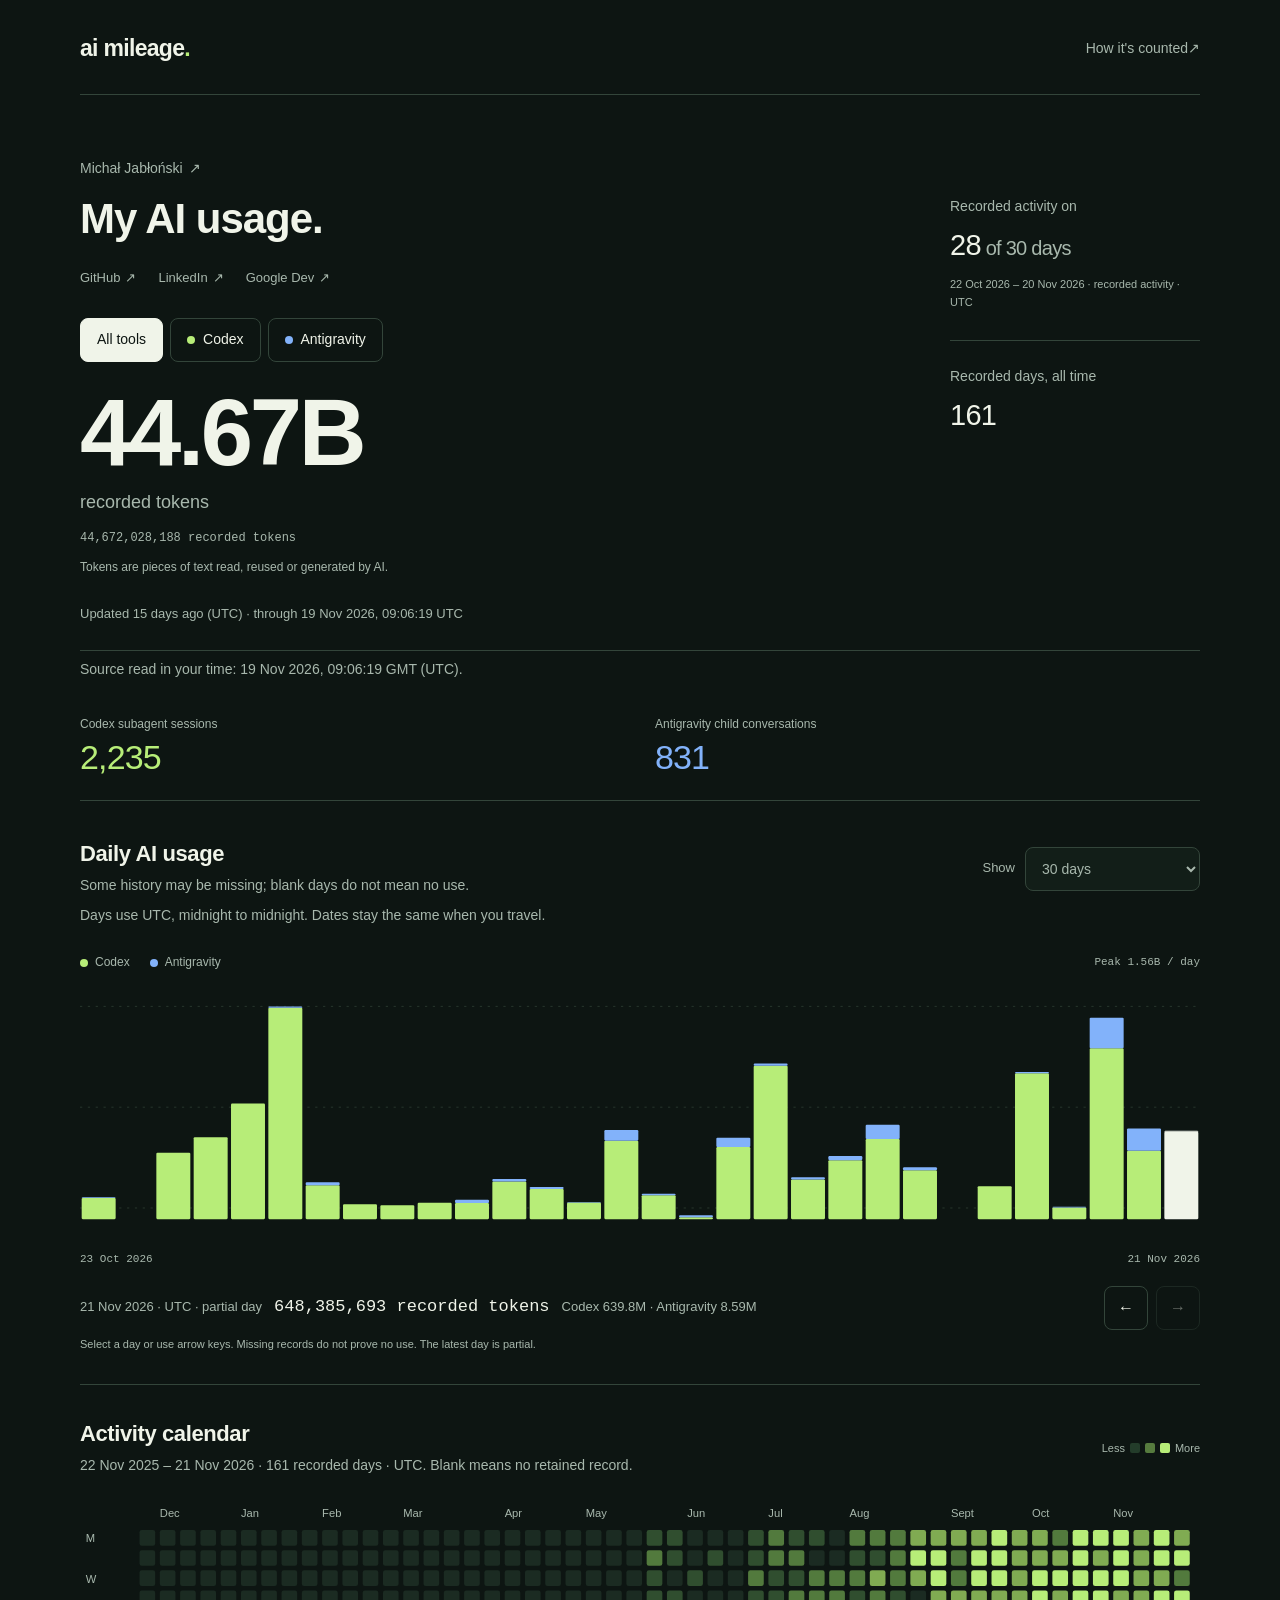
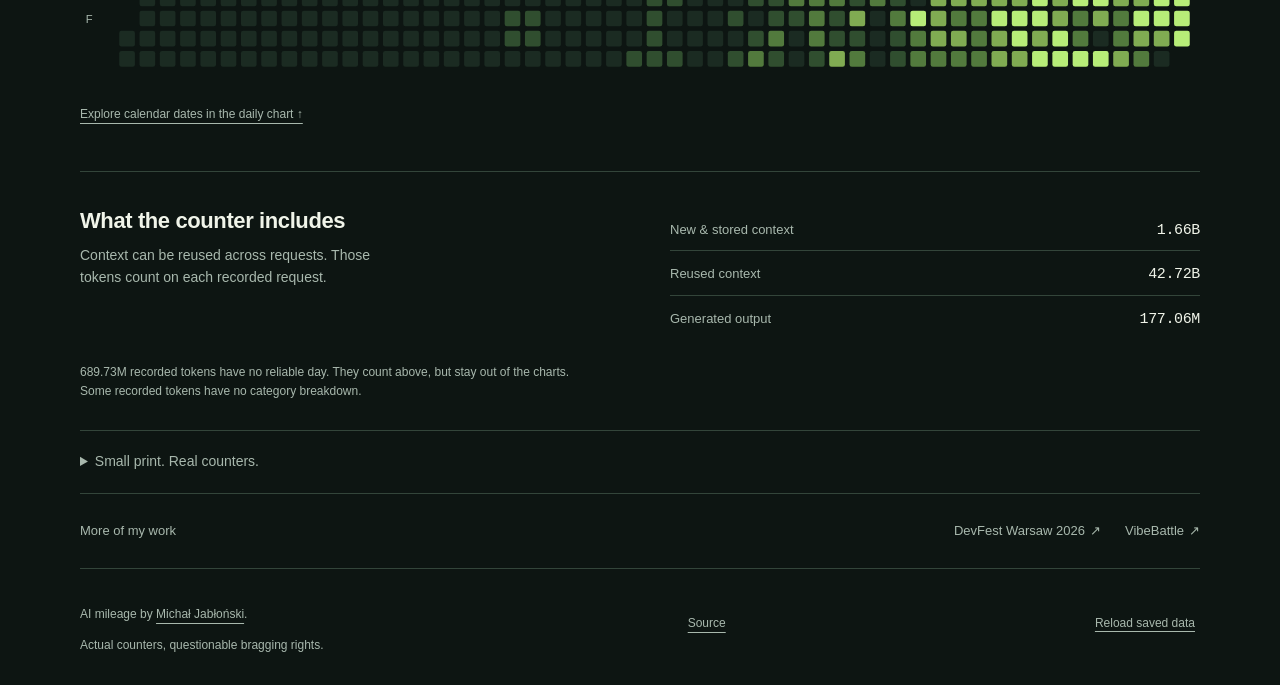
<file: web/index.html>
<!doctype html>
<html lang="en">
<head>
  <meta charset="utf-8">
  <meta name="viewport" content="width=device-width,initial-scale=1">
  <meta name="description" content="Michał Jabłoński's AI usage, in numbers. Recorded tokens and daily activity from Codex and Antigravity.">
  <meta name="author" content="Michał Jabłoński">
  <title>Michał Jabłoński's AI usage — AI mileage</title>
  <meta property="og:title" content="Michał Jabłoński's AI usage — AI mileage">
  <meta property="og:description" content="My daily use of Codex and Antigravity, in numbers. Actual counters, questionable bragging rights.">
  <meta property="og:type" content="website">
  <meta property="og:url" content="https://aimilage.michaljablonski.dev/">
  <meta name="twitter:card" content="summary">
  <link rel="canonical" href="https://aimilage.michaljablonski.dev/">
  <link rel="icon" href="favicon.svg" type="image/svg+xml">
  <link rel="stylesheet" href="styles.css?v=266217b6a871">
  <script src="app.js?v=39a2f643bbec" defer></script>
</head>
<body>
  <a class="skip" href="#daily">Skip to daily activity</a>
  <main>
    <header class="masthead">
      <a class="wordmark" href="./" aria-label="AI mileage home">ai mileage<span aria-hidden="true">.</span></a>
      <a class="quiet-link" href="#method">How it's counted <span aria-hidden="true">↗</span></a>
    </header>
    <div id="load-state" class="load-state" role="status">Loading saved AI usage…</div>
    <div id="content" hidden>
      <section class="intro" aria-labelledby="page-title">
        <div class="intro-main">
          <a class="owner-name" href="https://michaljablonski.dev/" target="_blank" rel="noopener noreferrer">Michał Jabłoński <span aria-hidden="true">↗</span></a>
          <h1 id="page-title">My AI usage.</h1>
          <nav class="personal-links" aria-label="Michał Jabłoński's portfolio and profiles">
            <a href="https://github.com/Jabolo" rel="noopener noreferrer" target="_blank">GitHub <span aria-hidden="true">↗</span></a>
            <a href="https://www.linkedin.com/in/m-jab/" rel="noopener noreferrer" target="_blank">LinkedIn <span aria-hidden="true">↗</span></a>
            <a href="https://g.dev/michal-jablonski" rel="noopener noreferrer" target="_blank">Google Dev <span aria-hidden="true">↗</span></a>
          </nav>
          <div class="platform-controls" role="group" aria-label="Choose AI tool">
            <button type="button" data-platform="all" aria-pressed="true">All tools</button>
            <button type="button" data-platform="codex" aria-pressed="false"><span class="dot codex" aria-hidden="true"></span>Codex</button>
            <button type="button" data-platform="antigravity" aria-pressed="false"><span class="dot antigravity" aria-hidden="true"></span>Antigravity</button>
          </div>
          <div class="odometer" role="status" aria-live="polite" aria-atomic="true"><span id="main-count">—</span><span class="count-unit">recorded tokens</span></div>
          <p class="exact-count" id="exact-count"></p>
          <p class="token-definition">Tokens are pieces of text read, reused or generated by AI.</p>
        </div>
        <dl class="intro-stats">
          <div><dt>Recorded activity on</dt><dd><span id="recent-days">—</span><span class="stat-unit"> of 30 days</span></dd><dd class="stat-note" id="recent-window"></dd></div>
          <div><dt>Recorded days, all time</dt><dd id="active-days">—</dd></div>
        </dl>
      </section>
      <p class="freshness-line" id="collected-label"></p>
      <p class="time-note" id="local-read-time" hidden></p>
      <section id="agent-stats" class="agent-section" aria-label="Saved agent activity" hidden>
        <dl class="agent-stat-grid">
          <div class="agent-stat" id="codex-agent-stat" data-agent="codex"><dt>Codex subagent sessions</dt><dd id="codex-agent-count">—</dd><dd class="agent-meta" id="codex-agent-meta"></dd></div>
          <div class="agent-stat" id="antigravity-agent-stat" data-agent="antigravity"><dt>Antigravity child conversations</dt><dd id="antigravity-agent-count">—</dd><dd class="agent-meta" id="antigravity-agent-meta"></dd></div>
        </dl>
      </section>
      <section id="daily" class="daily-section" aria-labelledby="daily-title">
        <div class="section-heading">
          <div><h2 id="daily-title">Daily AI usage</h2><p id="chart-subtitle">Local records only. Some sessions may be missing; blank days do not mean no use.</p></div>
          <label class="range-control">Show <select id="range"><option value="30" selected>30 days</option><option value="90">90 days</option><option value="365">365 days</option><option value="all">All recorded days</option></select></label>
        </div>
        <p class="time-note" id="day-basis"></p>
        <div class="chart-topline"><div class="legend" id="legend"><span><i class="dot codex"></i>Codex</span><span><i class="dot antigravity"></i>Antigravity</span></div><p class="scale-label" id="scale-label"></p></div>
        <div class="daily-chart"><svg id="bars" viewBox="0 0 1000 230" preserveAspectRatio="none" role="group" aria-label="Daily recorded tokens. Focus a day to see exact counts."></svg><p id="chart-empty" hidden>No recorded token volume in this range.</p></div>
        <div class="axis-labels"><span id="range-start"></span><span id="range-end"></span></div>
        <div class="day-explorer"><div class="day-detail" aria-live="polite"><span id="selected-date"></span><strong id="selected-total"></strong><span id="selected-tools"></span></div><div class="day-controls" role="group" aria-label="Explore daily records"><button id="previous-day" type="button" aria-label="Previous day">←</button><button id="next-day" type="button" aria-label="Next day">→</button></div></div>
        <p class="chart-help">Select a day or use arrow keys. Missing records do not prove no use. The latest day is partial.</p>
      </section>
      <section class="calendar-section" aria-labelledby="calendar-title">
        <div class="section-heading"><div><h2 id="calendar-title">Activity calendar</h2><p id="calendar-subtitle">Every square is a day. Brighter means more recorded use.</p></div><span class="calendar-key">Less <i class="key-low"></i><i class="key-mid"></i><i class="key-high"></i> More</span></div>
        <div class="calendar-scroll" tabindex="0" role="region" aria-label="Activity calendar, scroll horizontally to explore dates"><svg id="calendar" role="img" aria-label="Recorded daily activity calendar"></svg></div>
        <a class="calendar-explore" href="#daily" id="explore-calendar">Explore calendar dates in the daily chart ↑</a>
      </section>
      <section class="composition-section" aria-labelledby="composition-title">
        <div><h2 id="composition-title">What the counter includes</h2><p>Context can be reused across requests. Those tokens count on each recorded request.</p></div>
        <dl class="composition"><div><dt>New &amp; stored context</dt><dd id="new-context"></dd></div><div><dt>Reused context</dt><dd id="reused-context"></dd></div><div><dt>Generated output</dt><dd id="generated-output"></dd></div></dl>
      </section>
      <p class="undated-note" id="undated-note"></p>
      <details id="method">
        <summary>Small print. Real counters.</summary>
        <div class="method-copy"><p>Usage comes from counters saved on my Mac by Codex and Antigravity. Each event is counted once across repeated reads, copied histories and account switches. Reasoning is already included in output.</p><p>Some history and optional counters may be missing, including Antigravity fields. Missing counters are not estimated; conflicting records are held out. These totals are not bills or productivity scores.</p><p>Agent figures cover saved local history across projects, regardless of the chart's date range. Codex counts saved subagent sessions, not completed tasks. Antigravity counts child conversations linked to parents as of the displayed read; those links do not verify subagent launches. Repeated reads and account copies count once. Agent counts refresh daily.</p><p>Recent use counts days with a dated record in the 30 complete days before the selected tools' latest saved read. Missing records do not prove no use. Freshness uses successful source reads, not the export time; the combined view uses the oldest selected read.</p><p id="first-date"></p><div id="provider-status"></div><div id="agent-details" hidden><p id="codex-agent-detail"></p><p id="antigravity-agent-detail"></p></div><p class="export-date" id="export-date"></p></div>
      </details>
      <nav class="project-links" aria-label="More work by Michał Jabłoński"><span>More of my work</span><a href="https://warsaw.devfest.pl/" rel="noopener noreferrer" target="_blank">DevFest Warsaw 2026 <span aria-hidden="true">↗</span></a><a href="https://gdg-codaro-hackathon.michaljablonski.dev/" rel="noopener noreferrer" target="_blank">VibeBattle <span aria-hidden="true">↗</span></a></nav>
      <footer><span>AI mileage by <a href="https://michaljablonski.dev/" target="_blank" rel="noopener noreferrer">Michał Jabłoński</a>.<br>Actual counters, questionable bragging rights.</span><a href="https://github.com/Jabolo/tokenometer" rel="noopener noreferrer" target="_blank">Source</a><button id="reload" type="button">Reload saved data</button></footer>
    </div>
  </main>
</body>
</html>
</file>
<file: web/styles.css>
:root{color-scheme:dark;--bg:#0d1512;--surface:#121e18;--text:#f0f4e9;--muted:#a8b8ad;--line:#33453a;--codex:#b7ed78;--ag:#82b2fa;--warn:#e6bd79;--mono:ui-monospace,SFMono-Regular,Menlo,Consolas,monospace}
*{box-sizing:border-box}body{margin:0;background:var(--bg);color:var(--text);font-family:-apple-system,BlinkMacSystemFont,"Segoe UI",sans-serif;font-size:16px;line-height:1.55}main{max-width:1200px;margin:auto;padding:0 40px 30px}a{color:inherit;text-underline-offset:5px}button,select{font:inherit;color:inherit}button,select,summary,a{touch-action:manipulation}button,select{min-height:44px}button{cursor:pointer}button:disabled{opacity:.6;cursor:wait}button:focus-visible,select:focus-visible,summary:focus-visible,a:focus-visible,[tabindex]:focus-visible{outline:2px solid var(--codex);outline-offset:5px}h1,h2,p,dl{margin:0}h1{font-size:clamp(28px,3.3vw,42px);line-height:1.15;font-weight:580;letter-spacing:-.025em;text-wrap:balance}h2{font-size:22px;letter-spacing:-.018em;font-weight:570;line-height:1.3}p{color:var(--muted)}.masthead{display:flex;align-items:center;justify-content:space-between;padding:27px 0 23px;border-bottom:1px solid var(--line)}.wordmark{font-size:23px;font-weight:650;letter-spacing:-.03em;text-decoration:none}.wordmark>span{color:var(--codex)}.quiet-link{font-size:14px;color:var(--muted);text-decoration:none}.quiet-link:hover{color:var(--text)}.skip{position:absolute;left:20px;top:-80px;background:var(--text);color:var(--bg);padding:12px;z-index:5}.skip:focus{top:12px}.load-state{margin:80px 0;padding:24px 0;max-width:65ch}.load-state.error{color:var(--warn)}.intro{display:grid;grid-template-columns:1fr 250px;gap:48px;padding:52px 0 28px}.platform-controls{display:flex;gap:7px;flex-wrap:wrap;margin:28px 0 18px}.platform-controls button{background:transparent;border:1px solid var(--line);border-radius:8px;padding:7px 16px;font-size:14px;display:inline-flex;gap:8px;align-items:center}.platform-controls button:hover{background:var(--surface)}.platform-controls button[aria-pressed=true]{color:var(--bg);border-color:var(--text);background:var(--text)}.platform-controls button[aria-pressed=true] .dot{background:var(--bg)}.dot{display:inline-block;width:8px;height:8px;border-radius:50%;flex:none}.codex{background:var(--codex)}.antigravity{background:var(--ag)}.odometer{display:flex;flex-direction:column;gap:3px}.odometer>span:first-child{font-size:clamp(56px,8.3vw,94px);font-weight:570;letter-spacing:-.035em;line-height:1.12;font-variant-numeric:tabular-nums}.count-unit{font-size:18px;color:var(--muted)}.exact-count{font:12px/1.7 var(--mono);margin-top:12px;color:var(--muted)}.intro-stats{padding-top:49px}.intro-stats>div+div{margin-top:29px;padding-top:25px;border-top:1px solid var(--line)}dt{color:var(--muted);font-size:14px}dd{margin:5px 0 0;font-size:29px;font-weight:500;letter-spacing:-.025em;font-variant-numeric:tabular-nums}.freshness-line{display:flex;gap:9px;align-items:center;flex-wrap:wrap;color:var(--muted);font-size:13px;padding-bottom:25px;border-bottom:1px solid var(--line)}.daily-section{padding:39px 0 31px}.section-heading{display:flex;justify-content:space-between;align-items:center;gap:20px}.section-heading p{font-size:14px;margin-top:6px}.range-control{font-size:13px;color:var(--muted);display:flex;align-items:center;gap:10px;white-space:nowrap}select{border:1px solid var(--line);background:var(--surface);border-radius:8px;padding:7px 32px 7px 12px;font-size:14px}.chart-topline{display:flex;justify-content:space-between;align-items:center;margin:27px 0 12px;gap:15px}.legend{display:flex;gap:20px;flex-wrap:wrap;color:var(--muted);font-size:12px}.legend>span{display:flex;align-items:center;gap:7px}.scale-label{font:11px/1.5 var(--mono);text-align:right}.daily-chart{position:relative;min-height:150px}#bars{display:block;width:100%;height:auto;overflow:visible}.gridline{stroke:var(--line);stroke-width:.6;stroke-dasharray:2 5}.bar-codex{fill:var(--codex)}.bar-antigravity{fill:var(--ag)}.hit{fill:transparent;pointer-events:all}.day-bar{cursor:pointer}.day-bar:hover rect:not(.hit),.day-bar.is-selected rect:not(.hit){fill:var(--text)}.day-bar:focus{outline:none}.day-bar:focus-visible .hit{stroke:var(--text);stroke-width:1}.axis-labels{display:flex;justify-content:space-between;font:11px/1.7 var(--mono);color:var(--muted);margin-top:8px}.day-detail{margin-top:22px;min-height:28px;display:flex;align-items:baseline;gap:12px;flex-wrap:wrap;font-size:13px}.day-detail strong{font:500 17px/1.5 var(--mono);color:var(--text)}#selected-date,#selected-tools{color:var(--muted)}.chart-help{font-size:11px;margin-top:6px}.calendar-section{border-top:1px solid var(--line);padding:35px 0 34px}.calendar-key{color:var(--muted);display:flex;align-items:center;gap:5px;font-size:11px;white-space:nowrap}.calendar-key i{width:10px;height:10px;border-radius:2px}.key-low{background:#233c2a}.key-mid{background:#567b3e}.key-high{background:var(--codex)}.calendar-scroll{margin-top:25px;overflow-x:auto;padding-bottom:8px}#calendar{display:block;width:100%;min-width:660px;height:auto}.cell-0{fill:#1b2b22}.cell-1{fill:#304e2f}.cell-2{fill:#527a3d}.cell-3{fill:#80ab52}.cell-4{fill:var(--codex)}.calendar-label{font:10px -apple-system,BlinkMacSystemFont,"Segoe UI",sans-serif;fill:var(--muted)}.composition-section{display:grid;grid-template-columns:1fr 1fr;gap:60px;border-top:1px solid var(--line);padding:35px 0 20px}.composition-section p{font-size:14px;max-width:43ch;margin-top:10px}.composition>div{display:flex;justify-content:space-between;align-items:baseline;gap:12px;padding:8px 0;border-bottom:1px solid var(--line)}.composition>div:last-child{border-bottom:0}.composition dd{font:15px/1.5 var(--mono);white-space:nowrap}.composition dt{font-size:13px}.undated-note{font-size:12px;max-width:75ch;padding:4px 0 30px}details{border-top:1px solid var(--line);border-bottom:1px solid var(--line)}summary{cursor:pointer;color:var(--muted);font-size:14px;padding:20px 0;min-height:60px}summary:hover{color:var(--text)}.method-copy{max-width:75ch;font-size:14px;padding:0 0 28px}.method-copy p+p{margin-top:13px}#provider-status{margin:20px 0 0;display:grid;gap:8px}#provider-status p{font-size:12px}.export-date{font-size:12px;margin-top:17px}footer{display:flex;justify-content:space-between;gap:20px;align-items:center;padding:23px 0 0;color:var(--muted);font-size:12px}footer button{border:0;background:transparent;color:var(--muted);font-size:12px;padding:0 5px;text-decoration:underline;text-underline-offset:4px}footer button:hover{color:var(--text)}[hidden]{display:none!important}.number-change{animation:number-in .28s cubic-bezier(.16,1,.3,1)}@keyframes number-in{from{filter:blur(1.5px)}to{filter:blur(0)}}@media(max-width:760px){main{padding:0 22px 25px}.masthead{padding:20px 0}.wordmark{font-size:21px}.quiet-link{font-size:12px}.intro{grid-template-columns:1fr;gap:25px;padding-top:36px}.intro-stats{display:flex;gap:30px;padding:0}.intro-stats>div{flex:1}.intro-stats>div+div{margin:0;padding:0;border:0}dd{font-size:25px}.section-heading{align-items:flex-start}.range-control{gap:6px;font-size:0}.range-control select{font-size:12px;max-width:140px}.section-heading h2{font-size:20px}.section-heading p{font-size:12px}.daily-section{padding-top:30px}.calendar-section .section-heading{flex-direction:column;gap:14px}.day-detail{gap:6px 10px}.composition-section{grid-template-columns:1fr;gap:18px;padding-top:30px}.composition-section p{max-width:60ch}.composition dd{font-size:14px}.composition dt{font-size:12px}.composition-section h2{font-size:20px}.freshness-line{font-size:11px}.exact-count{font-size:10px}.calendar-scroll{margin-top:15px}footer{align-items:flex-start;gap:15px}footer>span{max-width:32ch}footer button{flex:none}.day-detail strong{font-size:15px}}@media(prefers-reduced-motion:reduce){*,*::before,*::after{animation:none!important;scroll-behavior:auto!important}}

@media(max-width:760px){#bars{height:170px}.daily-chart{min-height:170px}}

@media(max-width:760px){footer{flex-wrap:wrap}footer>span{flex-basis:100%;max-width:none}}
.stat-unit{font-size:20px;color:var(--muted)}.stat-note{font-size:11px;line-height:1.65;letter-spacing:0;color:var(--muted);font-weight:400;margin-top:7px}.day-explorer{display:flex;align-items:center;justify-content:space-between;gap:16px;margin-top:18px}.day-explorer .day-detail{margin-top:0}.day-controls{display:flex;gap:8px;flex:none}.day-controls button{min-width:44px;min-height:44px;border:1px solid var(--line);border-radius:8px;background:transparent}.day-controls button:hover:not(:disabled){background:var(--surface)}.day-controls button:disabled{cursor:default;opacity:.4}
.cell-zero{fill:var(--surface);stroke:var(--muted);stroke-width:1}
.token-definition{font-size:12px;margin-top:9px;max-width:55ch}.quiet-link,footer>a,.calendar-explore{display:inline-flex;align-items:center;min-height:44px}.calendar-explore{font-size:12px;color:var(--muted);margin-top:4px}
.personal-links{display:flex;flex-wrap:wrap;gap:0 22px;margin-top:13px;font-size:13px;color:var(--muted)}.personal-links a,.project-links a{display:inline-flex;align-items:center;gap:5px;min-height:44px;text-decoration:none}.personal-links a:hover,.project-links a:hover{color:var(--text);text-decoration:underline}.intro-main .personal-links+.platform-controls{margin-top:18px}.project-links{display:flex;flex-wrap:wrap;align-items:center;gap:0 24px;padding:15px 0;border-bottom:1px solid var(--line);font-size:13px;color:var(--muted)}.project-links>span{margin-right:auto}footer>span>a{display:inline-flex;align-items:center;min-height:44px} @media(max-width:760px){.personal-links{gap:0 19px}.project-links{gap:0 20px}.project-links>span{flex-basis:100%;padding:5px 0}}

.owner-name{display:inline-flex;align-items:center;gap:6px;min-height:44px;margin-bottom:4px;font-size:14px;color:var(--muted);text-decoration:none}.owner-name:hover{color:var(--text);text-decoration:underline}

.agent-stat-grid{display:grid;grid-template-columns:repeat(2,minmax(0,1fr));gap:30px;padding:17px 0 22px;border-bottom:1px solid var(--line)}.agent-stat{min-width:0}.agent-stat dt{font-size:12px}.agent-stat>dd:not(.agent-meta){margin-top:2px;font-size:clamp(25px,3.3vw,34px);font-weight:540;line-height:1.25;font-variant-numeric:tabular-nums}.agent-stat[data-agent=codex] dd:not(.agent-meta){color:var(--codex)}.agent-stat[data-agent=antigravity] dd:not(.agent-meta){color:var(--ag)}.agent-meta{font-size:11px;line-height:1.55;font-weight:400;letter-spacing:0;margin:4px 0 0;color:var(--muted)}
@media(max-width:760px){.agent-stat-grid{grid-template-columns:1fr;gap:13px;padding:15px 0 19px}.agent-stat+.agent-stat{padding-top:13px;border-top:1px solid var(--line)}}

.time-note{font-size:14px;color:var(--muted);margin:8px 0 18px;max-width:75ch}
</file>
